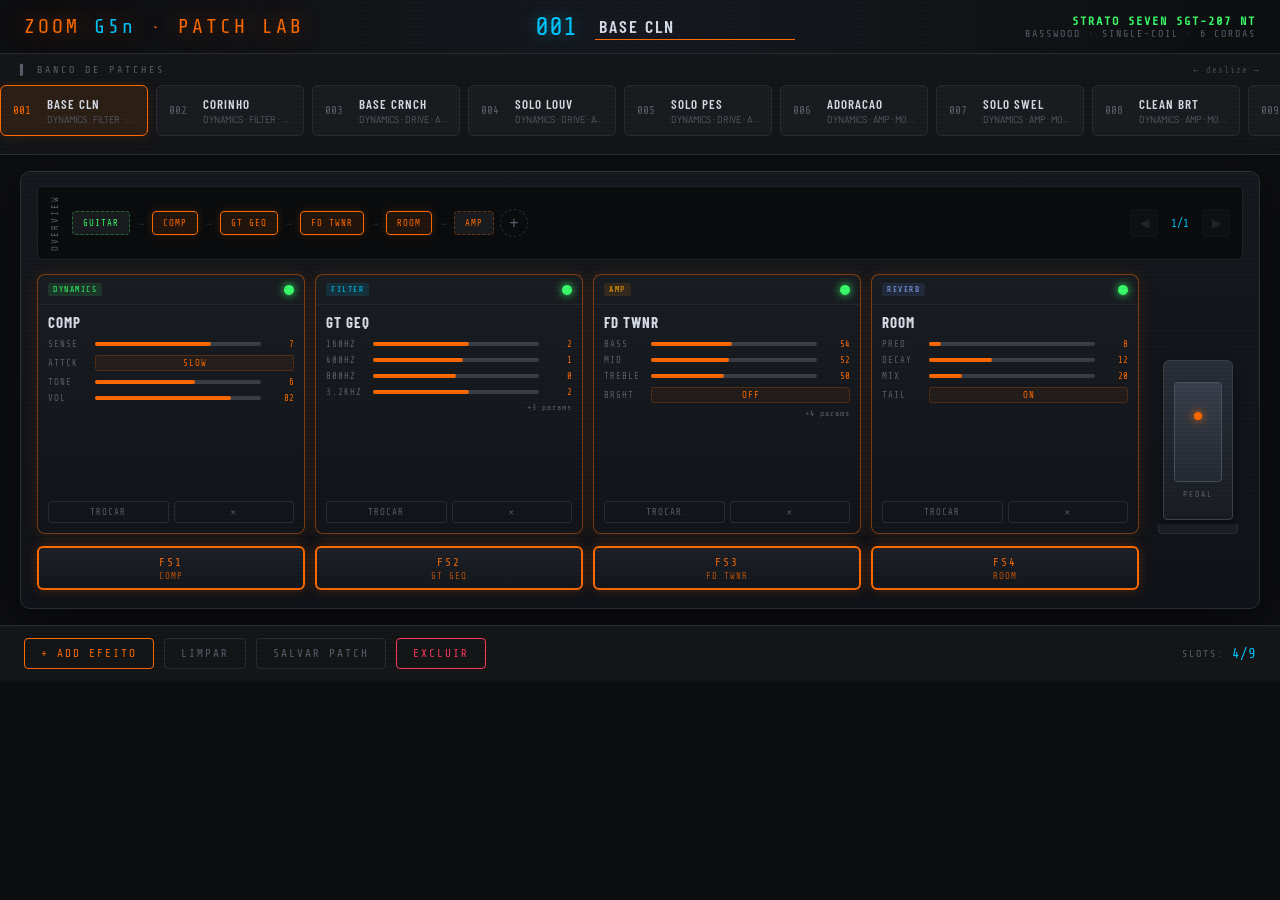
<file: index.html>
<!DOCTYPE html>
<html lang="pt-BR">
<head>
  <meta charset="UTF-8" />
  <meta name="viewport" content="width=device-width, initial-scale=1.0" />
  <title>ZOOM G5n · Patch Lab</title>
  <link rel="stylesheet" href="styles.css" />
</head>
<body>
  <header class="topbar">
    <div class="logo">ZOOM <span>G5n</span> · PATCH LAB</div>
    <div class="patch-name-area">
      <div class="patch-num" id="currentPatchNum">001</div>
      <input class="patch-name-input" id="patchNameInput" type="text" placeholder="PATCH NAME" maxlength="16" autocomplete="off" spellcheck="false" />
    </div>
    <div class="guitar-badge">
      <strong>STRATO SEVEN SGT-207 NT</strong>
      BASSWOOD · SINGLE-COIL · 6 CORDAS
    </div>
  </header>

  <!-- Banco de patches em carrossel (acima da cadeia) -->
  <section class="patch-bank">
    <div class="patch-bank-header">
      <div class="section-title">▌ BANCO DE PATCHES</div>
      <div class="patch-carousel-hint">← deslize →</div>
    </div>
    <div class="patch-list" id="patchList"></div>
  </section>

  <section class="hw-panel">
    <div class="overview-bar">
      <div class="overview-label">OVERVIEW</div>
      <div class="overview-chain" id="overviewChain"></div>
      <div class="overview-nav">
        <button class="ov-nav-btn" id="unitPagePrev" onclick="shiftUnitPage(-1)">◀</button>
        <span class="ov-page" id="unitPageLabel">1/1</span>
        <button class="ov-nav-btn" id="unitPageNext" onclick="shiftUnitPage(1)">▶</button>
      </div>
    </div>
    <div class="units-row">
      <div class="units-grid" id="unitsGrid"></div>
      <div class="exp-pedal" title="Pedal de expressão">
        <div class="exp-pedal-body">
          <div class="exp-pedal-surface"></div>
          <div class="exp-pedal-label">PEDAL</div>
        </div>
        <div class="exp-pedal-base"></div>
      </div>
    </div>
    <div class="fs-row" id="fsRow"></div>
  </section>

  <div class="controls-row">
    <button class="btn primary" onclick="addSlot()">+ ADD EFEITO</button>
    <button class="btn" onclick="clearChain()">LIMPAR</button>
    <button class="btn" onclick="savePatch()">SALVAR PATCH</button>
    <button class="btn danger" onclick="deleteCurrentPatch()">EXCLUIR</button>
    <div class="slot-counter">
      <span class="slot-counter-label">SLOTS:</span>
      <span class="slot-counter-val" id="slotCount">0/9</span>
    </div>
  </div>

  <div class="modal-overlay hidden" id="modalOverlay">
    <div class="modal" role="dialog" aria-modal="true">
      <div class="modal-header">
        <div class="modal-title">SELECIONAR EFEITO</div>
        <button class="modal-close" onclick="closeModal()">✕</button>
      </div>
      <div class="modal-search">
        <input type="search" id="fxSearch" class="fx-search-input" placeholder="Buscar efeito..." autocomplete="off" oninput="onFxSearch(this.value)" />
      </div>
      <div class="modal-cats" id="modalCats"></div>
      <div class="fx-grid" id="fxGrid"></div>
    </div>
  </div>

  <script src="fx-database.js"></script>
  <script src="patches.js"></script>
  <script src="app.js"></script>
</body>
</html>
</file>
<file: styles.css>
@import url('https://fonts.googleapis.com/css2?family=Share+Tech+Mono&family=Barlow+Condensed:wght@400;600;700&family=Barlow:wght@300;400;500&display=swap');
:root{--bg:#0d0e10;--panel:#141618;--panel2:#1a1c1f;--border:#2a2d33;--accent:#ff6b00;--accent2:#00c8ff;--green:#39ff6a;--red:#ff3a5c;--yellow:#ffcc00;--purple:#cc88ff;--text:#d8dde8;--muted:#5a606e;--knob-ring:#3a3f48;--radius:6px;--mono:'Share Tech Mono',monospace;--cond:'Barlow Condensed',sans-serif;--sans:'Barlow',sans-serif}
*,*::before,*::after{box-sizing:border-box;margin:0;padding:0}
body{background:var(--bg);color:var(--text);font-family:var(--sans);min-height:100vh;overflow-x:hidden}
body::before{content:'';position:fixed;inset:0;background:repeating-linear-gradient(0deg,transparent,transparent 2px,rgba(0,0,0,.05) 2px,rgba(0,0,0,.05) 4px);pointer-events:none;z-index:9999}
.topbar{background:linear-gradient(90deg,#0d0e10,#161a20,#0d0e10);border-bottom:1px solid var(--border);padding:12px 24px;display:flex;align-items:center;justify-content:space-between;gap:16px;flex-wrap:wrap;position:sticky;top:0;z-index:100}
.logo{font-family:var(--mono);font-size:20px;letter-spacing:3px;color:var(--accent);text-shadow:0 0 20px rgba(255,107,0,.5)}
.logo span{color:var(--accent2)}
.guitar-badge{font-family:var(--mono);font-size:10px;color:var(--muted);letter-spacing:2px;text-align:right}
.guitar-badge strong{color:var(--green);font-size:12px;display:block}
.patch-name-area{display:flex;align-items:center;gap:12px}
.patch-num{font-family:var(--mono);font-size:26px;color:var(--accent2);text-shadow:0 0 15px rgba(0,200,255,.4);min-width:48px}
.patch-name-input{background:transparent;border:none;border-bottom:1px solid var(--accent);color:var(--text);font-family:var(--cond);font-size:18px;font-weight:600;letter-spacing:2px;text-transform:uppercase;width:200px;outline:none;padding:2px 4px}
.patch-name-input:focus{border-bottom-color:var(--accent2)}
.patch-name-input::placeholder{color:var(--muted)}

/* Banco de patches – carrossel horizontal */
.patch-bank{
  padding:10px 0 8px;
  border-bottom:1px solid var(--border);
  background:var(--panel);
}
.patch-bank-header{
  display:flex;
  align-items:center;
  justify-content:space-between;
  padding:0 20px 6px;
}
.section-title{
  font-family:var(--mono);
  font-size:10px;
  letter-spacing:3px;
  color:var(--muted);
  text-transform:uppercase;
  margin:0;
}
.patch-carousel-hint{
  font-family:var(--mono);
  font-size:9px;
  letter-spacing:1px;
  color:var(--muted);
  opacity:.7;
}
.patch-list{
  display:flex;
  gap:8px;
  overflow-x:auto;
  overflow-y:hidden;
  padding:4px 16px 10px;
  scroll-snap-type:x mandatory;
  -webkit-overflow-scrolling:touch;
  scrollbar-width:thin;
  scrollbar-color:var(--border) transparent;
}
.patch-list::-webkit-scrollbar{height:4px}
.patch-list::-webkit-scrollbar-track{background:transparent}
.patch-list::-webkit-scrollbar-thumb{background:var(--border);border-radius:2px}
.patch-item{
  flex:0 0 auto;
  width:148px;
  background:var(--panel2);
  border:1px solid var(--border);
  border-radius:6px;
  padding:10px 12px;
  cursor:pointer;
  display:flex;
  align-items:center;
  gap:8px;
  scroll-snap-align:start;
  transition:.15s;
}
.patch-item:hover{border-color:var(--accent2)}
.patch-item.active{
  border-color:var(--accent);
  background:rgba(255,107,0,.1);
  box-shadow:0 0 12px rgba(255,107,0,.15);
}
.patch-num-small{
  font-family:var(--mono);
  font-size:11px;
  color:var(--muted);
  min-width:26px;
}
.patch-item.active .patch-num-small{color:var(--accent)}
.patch-item-info{flex:1;min-width:0}
.patch-item-name{
  font-family:var(--cond);
  font-size:13px;
  font-weight:600;
  letter-spacing:1px;
  text-transform:uppercase;
  white-space:nowrap;
  overflow:hidden;
  text-overflow:ellipsis;
}
.patch-item-fx{
  font-size:9px;
  color:var(--muted);
  white-space:nowrap;
  overflow:hidden;
  text-overflow:ellipsis;
  margin-top:2px;
}
.patch-item.new-patch{border-style:dashed}
.patch-item.new-patch .patch-num-small{color:var(--accent2)}
.patch-item.new-patch .patch-item-name{color:var(--muted)}

.hw-panel{margin:16px 20px;background:linear-gradient(180deg,#16191e,#101318);border:1px solid #2c313a;border-radius:10px;box-shadow:0 12px 40px rgba(0,0,0,.45);padding:14px 16px 18px}
.overview-bar{display:flex;align-items:center;gap:12px;background:#0a0c0e;border:1px solid #1f242c;border-radius:6px;padding:8px 12px;margin-bottom:14px;min-height:52px}
.overview-label{font-family:var(--mono);font-size:9px;letter-spacing:2px;color:var(--muted);writing-mode:vertical-rl;transform:rotate(180deg);flex-shrink:0}
.overview-chain{display:flex;align-items:center;gap:6px;flex:1;overflow-x:auto;padding:4px 0;scrollbar-width:thin}
.ov-node{flex-shrink:0;font-family:var(--mono);font-size:9px;letter-spacing:1px;padding:6px 10px;border-radius:4px;border:1px solid var(--border);background:var(--panel2);color:var(--muted);cursor:pointer;text-transform:uppercase;transition:.15s;white-space:nowrap}
.ov-node:hover{border-color:var(--accent2);color:var(--accent2)}
.ov-node.active{border-color:var(--accent);color:var(--accent);background:rgba(255,107,0,.1);box-shadow:0 0 10px rgba(255,107,0,.2)}
.ov-node.off{opacity:.45}
.ov-node.io{border-style:dashed;color:var(--green);border-color:rgba(57,255,106,.35);cursor:default}
.ov-node.io.out{color:var(--accent);border-color:rgba(255,107,0,.35)}
.ov-arrow{color:var(--muted);font-size:10px;opacity:.5;flex-shrink:0}
.ov-add{flex-shrink:0;width:28px;height:28px;border-radius:50%;border:1px dashed var(--border);background:transparent;color:var(--muted);cursor:pointer;font-size:16px;display:flex;align-items:center;justify-content:center}
.ov-add:hover{border-color:var(--accent2);color:var(--accent2)}
.overview-nav{display:flex;align-items:center;gap:6px;flex-shrink:0}
.ov-nav-btn{width:28px;height:28px;border-radius:4px;border:1px solid var(--border);background:var(--panel2);color:var(--muted);cursor:pointer;font-size:12px}
.ov-nav-btn:hover:not(:disabled){border-color:var(--accent2);color:var(--accent2)}
.ov-nav-btn:disabled{opacity:.3;cursor:default}
.ov-page{font-family:var(--mono);font-size:11px;color:var(--accent2);min-width:32px;text-align:center}
.units-row{display:flex;gap:14px;align-items:stretch}
.units-grid{display:grid;grid-template-columns:repeat(4,1fr);gap:10px;flex:1;min-width:0}
.unit-card{background:linear-gradient(180deg,#1a1d22,#12151a);border:1px solid #2a2f38;border-radius:8px;display:flex;flex-direction:column;min-height:260px;overflow:hidden;transition:.2s}
.unit-card.empty{border-style:dashed;opacity:.55;align-items:center;justify-content:center;cursor:pointer}
.unit-card.empty:hover{border-color:var(--accent2);opacity:.9}
.unit-card.on{border-color:rgba(255,107,0,.45);box-shadow:0 0 16px rgba(255,107,0,.12)}
.unit-card.off{opacity:.55}
.unit-header{padding:8px 10px;border-bottom:1px solid #252a32;display:flex;align-items:center;justify-content:space-between;gap:6px}
.unit-cat,.fx-category{font-family:var(--mono);font-size:8px;letter-spacing:1.5px;text-transform:uppercase;padding:2px 5px;border-radius:3px}
.cat-dynamics{background:rgba(57,255,106,.12);color:var(--green)}
.cat-filter{background:rgba(0,200,255,.12);color:var(--accent2)}
.cat-drive{background:rgba(255,60,60,.12);color:#ff5555}
.cat-amp{background:rgba(255,150,0,.12);color:#ffaa00}
.cat-cabinet{background:rgba(180,100,255,.12);color:var(--purple)}
.cat-modulation{background:rgba(255,200,0,.12);color:var(--yellow)}
.cat-sfx{background:rgba(255,50,150,.12);color:#ff4499}
.cat-delay{background:rgba(0,200,255,.12);color:var(--accent2)}
.cat-reverb{background:rgba(100,150,255,.12);color:#88aaff}
.cat-pedal{background:rgba(255,107,0,.12);color:var(--accent)}
.cat-rhythm{background:rgba(57,255,106,.12);color:var(--green)}
.cat-looper{background:rgba(255,107,0,.12);color:var(--accent)}
.power-led{width:10px;height:10px;border-radius:50%;background:var(--muted);border:none;cursor:pointer}
.power-led.on{background:var(--green);box-shadow:0 0 8px var(--green)}
.unit-name{font-family:var(--cond);font-size:15px;font-weight:700;letter-spacing:1px;text-transform:uppercase;padding:8px 10px 4px;white-space:nowrap;overflow:hidden;text-overflow:ellipsis}
.unit-knobs{padding:4px 10px 8px;display:flex;flex-direction:column;gap:6px;flex:1}
.knob-row{display:flex;align-items:center;gap:5px}
.knob-label{font-family:var(--mono);font-size:9px;color:var(--muted);letter-spacing:1px;width:42px;flex-shrink:0;text-transform:uppercase;overflow:hidden;text-overflow:ellipsis;white-space:nowrap}
.knob-track{flex:1;height:4px;background:var(--knob-ring);border-radius:2px;cursor:ew-resize;user-select:none;touch-action:none}
.knob-fill{height:100%;background:var(--accent2);border-radius:2px;pointer-events:none}
.unit-card.on .knob-fill{background:var(--accent)}
.knob-val{font-family:var(--mono);font-size:9px;color:var(--accent2);width:28px;text-align:right;flex-shrink:0}
.unit-card.on .knob-val{color:var(--accent)}
.knob-select{flex:1;font-family:var(--mono);font-size:9px;color:var(--accent2);background:rgba(0,200,255,.06);border:1px solid rgba(0,200,255,.2);border-radius:3px;padding:2px 5px;cursor:pointer;text-align:center;letter-spacing:1px;text-transform:uppercase;white-space:nowrap;overflow:hidden;text-overflow:ellipsis}
.knob-select:hover{background:rgba(0,200,255,.14);border-color:var(--accent2)}
.unit-card.on .knob-select{color:var(--accent);background:rgba(255,107,0,.06);border-color:rgba(255,107,0,.2)}
.param-flag{font-family:var(--mono);font-size:8px;padding:1px 3px;border-radius:2px;flex-shrink:0}
.param-flag.pedal{background:rgba(255,107,0,.15);color:var(--accent)}
.param-flag.tempo{background:rgba(0,200,255,.15);color:var(--accent2)}
.params-more{font-family:var(--mono);font-size:8px;color:var(--muted);text-align:right;letter-spacing:1px}
.unit-actions{padding:0 10px 10px;display:flex;gap:5px}
.unit-action-btn{font-family:var(--mono);font-size:9px;letter-spacing:1px;padding:5px 6px;border:1px solid var(--border);border-radius:3px;background:transparent;color:var(--muted);cursor:pointer;text-transform:uppercase;flex:1}
.unit-action-btn:hover{border-color:var(--accent2);color:var(--accent2)}
.unit-action-btn.rm:hover{border-color:var(--red);color:var(--red)}
.unit-empty-label{font-family:var(--cond);font-size:13px;letter-spacing:2px;text-transform:uppercase;color:var(--muted);text-align:center;padding:20px}
.unit-empty-label .plus{font-size:28px;display:block;margin-bottom:6px;opacity:.6}
.exp-pedal{width:90px;flex-shrink:0;display:flex;flex-direction:column;align-items:center;justify-content:flex-end;gap:4px}
.exp-pedal-body{width:70px;height:160px;background:linear-gradient(180deg,#2a2f38,#1a1e24);border:1px solid #3a404c;border-radius:6px 6px 4px 4px;box-shadow:0 4px 12px rgba(0,0,0,.4);display:flex;flex-direction:column;align-items:center;justify-content:center}
.exp-pedal-surface{width:48px;height:100px;background:linear-gradient(180deg,#3a404c,#252a32);border-radius:4px;border:1px solid #4a5160;position:relative}
.exp-pedal-surface::after{content:'';position:absolute;left:50%;top:30%;transform:translateX(-50%);width:8px;height:8px;border-radius:50%;background:var(--accent);box-shadow:0 0 8px var(--accent)}
.exp-pedal-label{font-family:var(--mono);font-size:8px;letter-spacing:2px;color:var(--muted);margin-top:8px}
.exp-pedal-base{width:80px;height:10px;background:#1a1e24;border-radius:0 0 4px 4px;border:1px solid #2a2f38;border-top:none}
.fs-row{display:grid;grid-template-columns:repeat(4,1fr);gap:10px;margin-top:12px;padding-right:104px}
.fs-btn{height:44px;border-radius:6px;border:2px solid #2a2f38;background:linear-gradient(180deg,#1e2228,#14171c);color:var(--muted);font-family:var(--mono);font-size:11px;letter-spacing:2px;cursor:pointer;text-transform:uppercase;display:flex;flex-direction:column;align-items:center;justify-content:center;gap:2px}
.fs-btn:hover{border-color:var(--accent2);color:var(--accent2)}
.fs-btn.active{border-color:var(--accent);color:var(--accent);box-shadow:0 0 12px rgba(255,107,0,.25)}
.fs-btn .fs-name{font-size:9px;letter-spacing:1px;opacity:.7;max-width:100%;overflow:hidden;text-overflow:ellipsis;white-space:nowrap;padding:0 6px}
.fs-btn.empty{opacity:.4;cursor:default}
.fs-btn.empty:hover{border-color:#2a2f38;color:var(--muted)}
.controls-row{padding:12px 24px;display:flex;align-items:center;gap:10px;border-top:1px solid var(--border);background:var(--panel);flex-wrap:wrap}
.slot-counter{margin-left:auto;display:flex;align-items:center;gap:8px}
.slot-counter-label{font-family:var(--mono);font-size:10px;color:var(--muted);letter-spacing:2px}
.slot-counter-val{font-family:var(--mono);font-size:14px;color:var(--accent2)}
.btn{font-family:var(--mono);font-size:11px;letter-spacing:2px;text-transform:uppercase;padding:8px 16px;border:1px solid var(--border);border-radius:4px;background:transparent;color:var(--muted);cursor:pointer;white-space:nowrap}
.btn:hover{border-color:var(--accent2);color:var(--accent2)}
.btn.primary{border-color:var(--accent);color:var(--accent)}
.btn.primary:hover{background:var(--accent);color:#000}
.btn.danger{border-color:var(--red);color:var(--red)}
.btn.danger:hover{background:var(--red);color:#fff}

.modal-overlay{position:fixed;inset:0;background:rgba(0,0,0,.85);z-index:1000;display:flex;align-items:center;justify-content:center;padding:20px;backdrop-filter:blur(4px)}
.modal-overlay.hidden{display:none}
.modal{background:var(--panel);border:1px solid var(--border);border-radius:8px;width:100%;max-width:800px;max-height:84vh;overflow-y:auto;box-shadow:0 24px 64px rgba(0,0,0,.7)}
.modal-header{padding:16px 20px;border-bottom:1px solid var(--border);display:flex;align-items:center;justify-content:space-between;position:sticky;top:0;background:var(--panel);z-index:1}
.modal-title{font-family:var(--cond);font-size:18px;font-weight:700;letter-spacing:2px;text-transform:uppercase;color:var(--accent2)}
.modal-close{background:none;border:none;color:var(--muted);font-size:20px;cursor:pointer;padding:4px 10px}
.modal-close:hover{color:var(--text)}
.modal-search{padding:12px 20px 0;border-bottom:1px solid var(--border)}
.fx-search-input{width:100%;background:var(--panel2);border:1px solid var(--border);border-radius:4px;color:var(--text);font-family:var(--mono);font-size:13px;letter-spacing:1px;padding:10px 14px;outline:none}
.fx-search-input:focus{border-color:var(--accent2);box-shadow:0 0 0 2px rgba(0,200,255,.15)}
.fx-search-input::placeholder{color:var(--muted)}
.modal-cats{display:flex;gap:6px;padding:12px 20px;flex-wrap:wrap;border-bottom:1px solid var(--border)}
.cat-filter-btn{font-family:var(--mono);font-size:9px;letter-spacing:1px;padding:4px 10px;border-radius:20px;border:1px solid var(--border);background:transparent;color:var(--muted);cursor:pointer;text-transform:uppercase;display:flex;align-items:center;gap:4px}
.cat-filter-btn:hover,.cat-filter-btn.active{border-color:var(--accent2);color:var(--accent2)}
.cat-count{font-size:8px;opacity:.6}
.fx-grid{display:grid;grid-template-columns:repeat(auto-fill,minmax(210px,1fr));gap:8px;padding:16px 20px}
.fx-option{background:var(--panel2);border:1px solid var(--border);border-radius:var(--radius);padding:12px 14px;cursor:pointer}
.fx-option:hover{border-color:var(--accent2);background:rgba(0,200,255,.04)}
.fx-option-header{display:flex;align-items:center;gap:6px;margin-bottom:5px}
.fx-option-name{font-family:var(--cond);font-size:15px;font-weight:700;letter-spacing:1px;text-transform:uppercase;margin-bottom:3px}
.fx-option-desc{font-size:11px;color:var(--muted);line-height:1.4;margin-bottom:4px}
.fx-option-params{font-family:var(--mono);font-size:8px;color:var(--border);letter-spacing:1px;text-transform:uppercase}
.toast{position:fixed;bottom:28px;left:50%;transform:translateX(-50%) translateY(20px);background:var(--panel2);border:1px solid var(--green);color:var(--green);font-family:var(--mono);font-size:12px;letter-spacing:2px;padding:10px 22px;border-radius:4px;z-index:9000;opacity:0;transition:.25s;pointer-events:none;text-transform:uppercase}
.toast.show{opacity:1;transform:translateX(-50%) translateY(0)}

/* ── Responsive ── */

/* Tablet / small desktop – 2 colunas */
@media (max-width: 1100px) {
  .units-grid { grid-template-columns: repeat(2, 1fr); }
  .fs-row { grid-template-columns: repeat(2, 1fr); padding-right: 0; }
  .exp-pedal { display: none; }
}

@media (max-width: 800px) {
  .topbar { padding: 10px 16px; gap: 10px; }
  .logo { font-size: 16px; letter-spacing: 2px; }
  .patch-num { font-size: 22px; min-width: 40px; }
  .patch-name-input { width: 160px; font-size: 16px; }
  .hw-panel { margin: 12px 14px; padding: 12px; }
  .overview-bar { gap: 8px; padding: 6px 10px; min-height: 46px; }
  .ov-node { font-size: 8px; padding: 5px 8px; }
  .units-grid { gap: 8px; }
  .unit-card { min-height: 240px; }
  .controls-row { padding: 10px 16px; gap: 8px; }
  .btn { padding: 7px 12px; font-size: 10px; letter-spacing: 1.5px; }
  .patch-bank-header { padding: 0 14px 6px; }
  .patch-list { padding: 4px 12px 10px; }
  .patch-item { width: 136px; }
  .modal { max-height: 90vh; }
}

/* Mobile – mantém 2 colunas nos units (igual tablet) + carrossel */
@media (max-width: 640px) {
  .topbar {
    padding: 8px 12px;
    flex-direction: column;
    align-items: stretch;
    gap: 8px;
  }
  .logo {
    font-size: 14px;
    letter-spacing: 1.5px;
    text-align: center;
  }
  .patch-name-area { justify-content: center; gap: 10px; }
  .patch-num { font-size: 20px; min-width: 36px; }
  .patch-name-input {
    width: 140px;
    font-size: 15px;
    text-align: center;
  }
  .guitar-badge { display: none; }

  .patch-bank-header { padding: 0 12px 4px; }
  .section-title { font-size: 9px; letter-spacing: 2px; }
  .patch-carousel-hint { font-size: 8px; }
  .patch-list { padding: 4px 10px 8px; gap: 6px; }
  .patch-item { width: 128px; padding: 8px 10px; }
  .patch-item-name { font-size: 12px; }
  .patch-item-fx { font-size: 8px; }

  .hw-panel {
    margin: 8px 10px;
    padding: 10px;
    border-radius: 8px;
  }
  .overview-bar {
    flex-wrap: wrap;
    gap: 6px;
    padding: 6px 8px;
    min-height: auto;
  }
  .overview-label {
    writing-mode: horizontal-tb;
    transform: none;
    font-size: 8px;
    width: 100%;
    text-align: center;
    letter-spacing: 1.5px;
  }
  .overview-chain { width: 100%; justify-content: flex-start; order: 2; }
  .overview-nav { width: 100%; justify-content: center; order: 3; }

  /* 2 colunas no mobile – igual tablet */
  .units-grid {
    grid-template-columns: repeat(2, 1fr);
    gap: 8px;
  }
  .unit-card { min-height: 210px; }
  .unit-name { font-size: 13px; }
  .knob-label { width: 34px; font-size: 8px; }
  .knob-val { width: 24px; font-size: 8px; }
  .knob-select { font-size: 8px; }

  .fs-row {
    grid-template-columns: repeat(2, 1fr);
    gap: 8px;
    margin-top: 10px;
    padding-right: 0;
  }
  .fs-btn { height: 40px; font-size: 10px; }
  .fs-btn .fs-name { font-size: 8px; }

  .controls-row {
    padding: 10px 12px;
    gap: 6px;
    justify-content: center;
  }
  .slot-counter {
    margin-left: 0;
    width: 100%;
    justify-content: center;
    order: -1;
    margin-bottom: 4px;
  }
  .btn {
    padding: 8px 10px;
    font-size: 10px;
    letter-spacing: 1px;
    flex: 1 1 auto;
    min-width: 0;
    text-align: center;
  }

  .modal-overlay { padding: 10px; }
  .modal { max-height: 92vh; border-radius: 6px; }
  .modal-header { padding: 12px 14px; }
  .modal-title { font-size: 15px; }
  .modal-search { padding: 10px 14px 0; }
  .fx-search-input { padding: 9px 12px; font-size: 12px; }
  .modal-cats { padding: 10px 14px; gap: 5px; }
  .cat-filter-btn { font-size: 8px; padding: 3px 8px; }
  .fx-grid {
    grid-template-columns: 1fr;
    gap: 6px;
    padding: 12px 14px;
  }
  .fx-option { padding: 10px 12px; }
  .fx-option-name { font-size: 14px; }
  .fx-option-desc { font-size: 10px; }

  .toast {
    font-size: 11px;
    padding: 8px 16px;
    bottom: 16px;
    max-width: 90%;
    text-align: center;
  }
}

@media (max-width: 400px) {
  .topbar { padding: 6px 10px; gap: 6px; }
  .logo { font-size: 12px; letter-spacing: 1px; }
  .patch-num { font-size: 18px; min-width: 32px; }
  .patch-name-input { width: 120px; font-size: 13px; letter-spacing: 1px; }

  .patch-bank-header { padding: 0 10px 4px; }
  .patch-list { padding: 4px 8px 8px; gap: 5px; }
  .patch-item { width: 118px; padding: 7px 8px; }
  .patch-item-name { font-size: 11px; }
  .patch-num-small { font-size: 10px; min-width: 22px; }

  .hw-panel { margin: 6px 8px; padding: 8px; }
  .overview-bar { padding: 5px 6px; gap: 4px; }
  .ov-node { font-size: 7px; padding: 4px 6px; letter-spacing: 0.5px; }
  .ov-arrow { font-size: 8px; }
  .ov-nav-btn { width: 24px; height: 24px; font-size: 10px; }
  .ov-page { font-size: 10px; min-width: 28px; }

  .units-grid {
    grid-template-columns: repeat(2, 1fr);
    gap: 6px;
  }
  .unit-card { min-height: 190px; border-radius: 6px; }
  .unit-header { padding: 6px 8px; }
  .unit-name { font-size: 12px; padding: 6px 8px 2px; }
  .unit-knobs { padding: 2px 8px 6px; gap: 5px; }
  .knob-label { width: 30px; font-size: 7px; }
  .knob-val { width: 22px; font-size: 7px; }
  .knob-select { font-size: 7px; padding: 1px 3px; }
  .unit-actions { padding: 0 8px 8px; gap: 4px; }
  .unit-action-btn { font-size: 8px; padding: 4px 4px; }

  .fs-row { gap: 6px; margin-top: 8px; }
  .fs-btn { height: 36px; font-size: 9px; letter-spacing: 1px; }
  .fs-btn .fs-name { font-size: 7px; }

  .controls-row { padding: 8px 10px; gap: 5px; }
  .btn { padding: 7px 6px; font-size: 9px; letter-spacing: 0.5px; }
  .slot-counter-label { font-size: 9px; }
  .slot-counter-val { font-size: 12px; }

  .modal-overlay { padding: 6px; }
  .modal-header { padding: 10px 12px; }
  .modal-title { font-size: 14px; letter-spacing: 1px; }
  .modal-search { padding: 8px 12px 0; }
  .fx-search-input { padding: 8px 10px; font-size: 11px; }
  .modal-cats { padding: 8px 12px; gap: 4px; }
  .cat-filter-btn { font-size: 7px; padding: 3px 6px; }
  .fx-grid { padding: 10px 12px; gap: 5px; }
  .fx-option { padding: 8px 10px; }
  .fx-option-name { font-size: 13px; }
  .fx-option-desc { font-size: 9px; }
  .fx-option-params { font-size: 7px; }
}

@media (max-width: 340px) {
  .logo { font-size: 11px; }
  .patch-name-input { width: 100px; font-size: 12px; }
  .btn { font-size: 8px; padding: 6px 4px; }
  .unit-card { min-height: 180px; }
  .unit-name { font-size: 11px; }
  .patch-item { width: 110px; }
}
</file>
